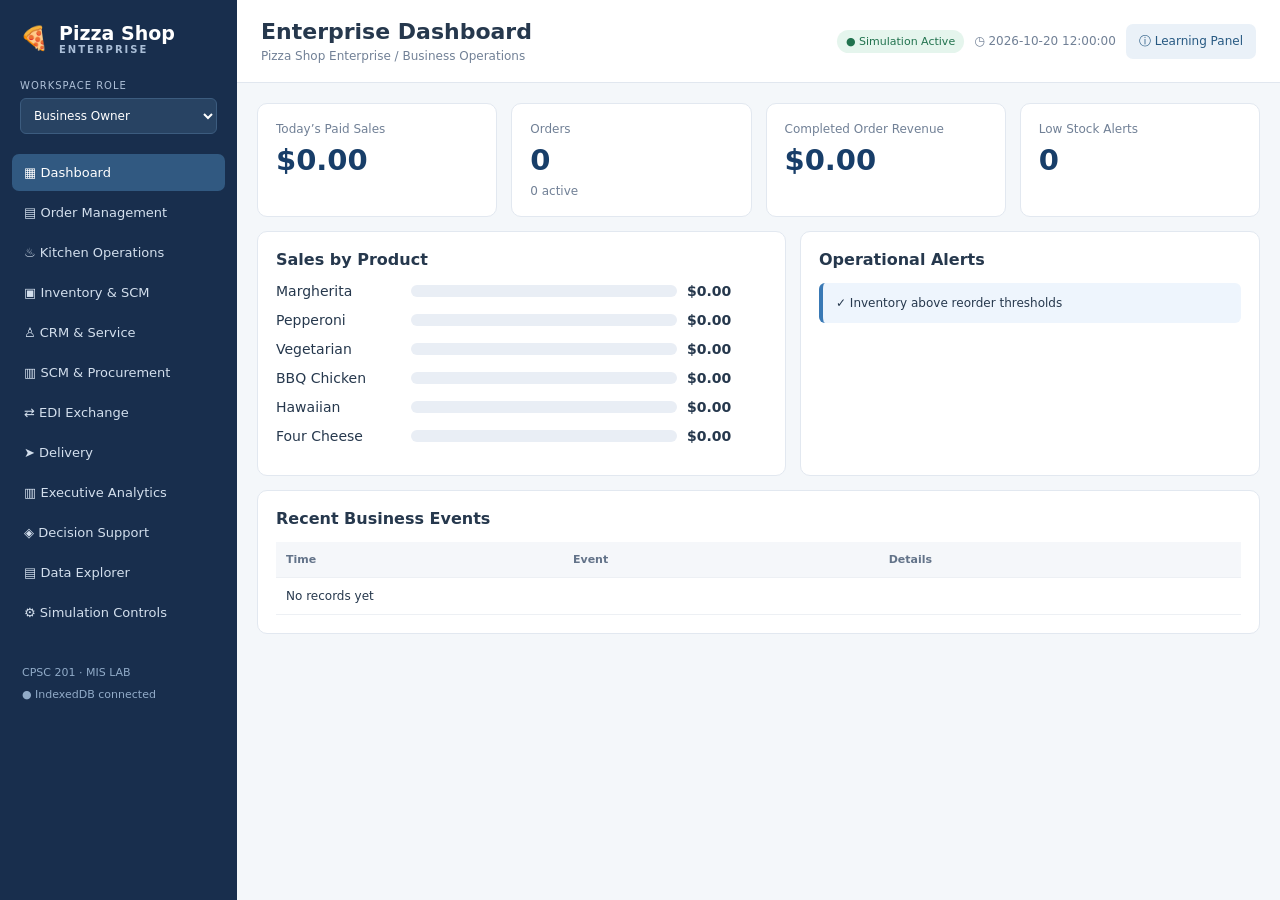
<file: index.html>
<!doctype html><html lang="en"><head><meta charset="utf-8"><meta name="viewport" content="width=device-width,initial-scale=1"><title>Pizza Shop Enterprise</title><link rel="stylesheet" href="styles.css"></head><body><div class="shell"><aside class="sidebar"><div class="brand">🍕 <span>Pizza Shop<small>ENTERPRISE</small></span></div><label class="rolelabel">WORKSPACE ROLE<select id="role"><option value="owner">Business Owner</option><option value="operations">Operations Employee</option><option value="service">Customer Service</option><option value="procurement">Procurement Manager</option></select></label><nav id="nav"></nav><div class="sidebarfoot">CPSC 201 · MIS LAB<br><span id="dbstatus">Connecting…</span></div></aside><main><header><div><h1 id="pageTitle">Enterprise Dashboard</h1><p>Pizza Shop Enterprise / Business Operations</p></div><div class="headright"><span class="badge success">● Simulation Active</span><span id="clock"></span><button id="helpBtn" class="subtle">ⓘ Learning Panel</button></div></header><div id="help" hidden></div><div id="app"></div></main></div><div id="toast" role="status" aria-live="polite"></div><script src="app.js"></script></body></html>
</file>
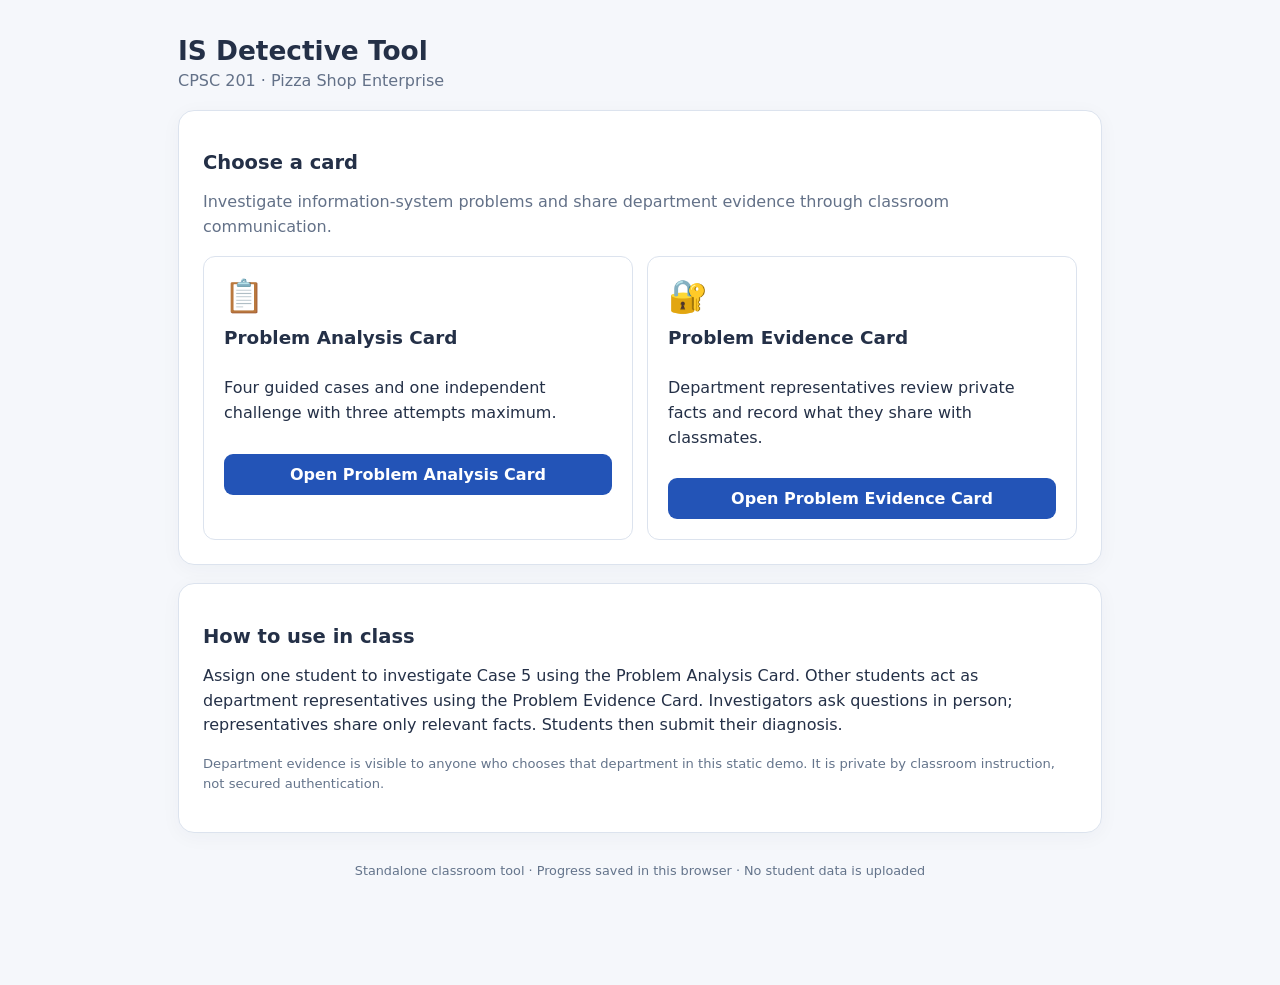
<file: IS-Detective-Tool/index.html>
<!doctype html><html lang="en"><head><meta charset="utf-8"><meta name="viewport" content="width=device-width,initial-scale=1"><title>IS Detective | CPSC 201</title><link rel="stylesheet" href="style.css"></head><body><div id="app"></div><script src="app.js" defer></script></body></html>
</file>
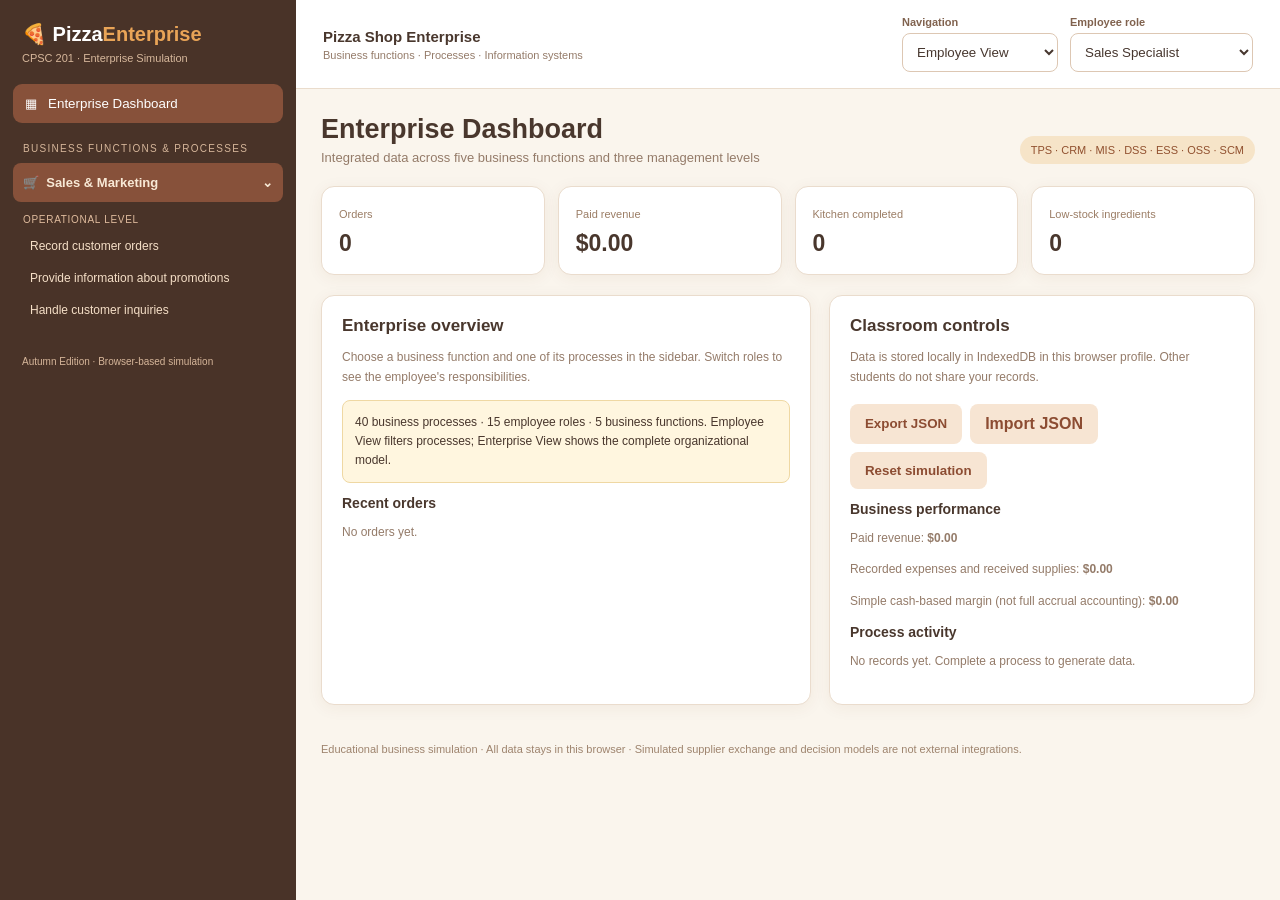
<file: v2/index.html>
<!doctype html><html lang="en"><head><meta charset="utf-8"><meta name="viewport" content="width=device-width,initial-scale=1"><meta name="theme-color" content="#493328"><title>Pizza Shop Enterprise | CPSC 201</title><link rel="stylesheet" href="styles.css"></head><body><div class="shell"><aside id="sidebar"><div class="brand">🍕 Pizza<span>Enterprise</span></div><div class="aside-note">CPSC 201 · Enterprise Simulation</div><button class="home-link" id="homeBtn">▦ &nbsp; Enterprise Dashboard</button><div class="navlabel">BUSINESS FUNCTIONS & PROCESSES</div><nav id="navigation" aria-label="Business functions"></nav><div class="aside-foot">Autumn Edition · Browser-based simulation</div></aside><main><header class="top"><div><strong id="topTitle">Pizza Shop Enterprise</strong><div class="top-sub">Business functions · Processes · Information systems</div></div><div class="controls"><label>Navigation <select id="viewMode"><option value="employee">Employee View</option><option value="enterprise">Enterprise View</option></select></label><label>Employee role <select id="roleSelect"></select></label></div></header><div class="content"><div id="alert" role="status" aria-live="polite"></div><div class="page-head"><div><h1 id="pageTitle">Enterprise Dashboard</h1><p id="pageSub">Live records from your browser's IndexedDB database</p></div><div class="pill" id="systemPill">Integrated MIS</div></div><div class="metrics" id="metrics"></div><div id="workspace"></div><footer>Educational business simulation · All data stays in this browser · Simulated supplier exchange and decision models are not external integrations.</footer></div></main></div><script src="app.js" defer></script></body></html>
</file>
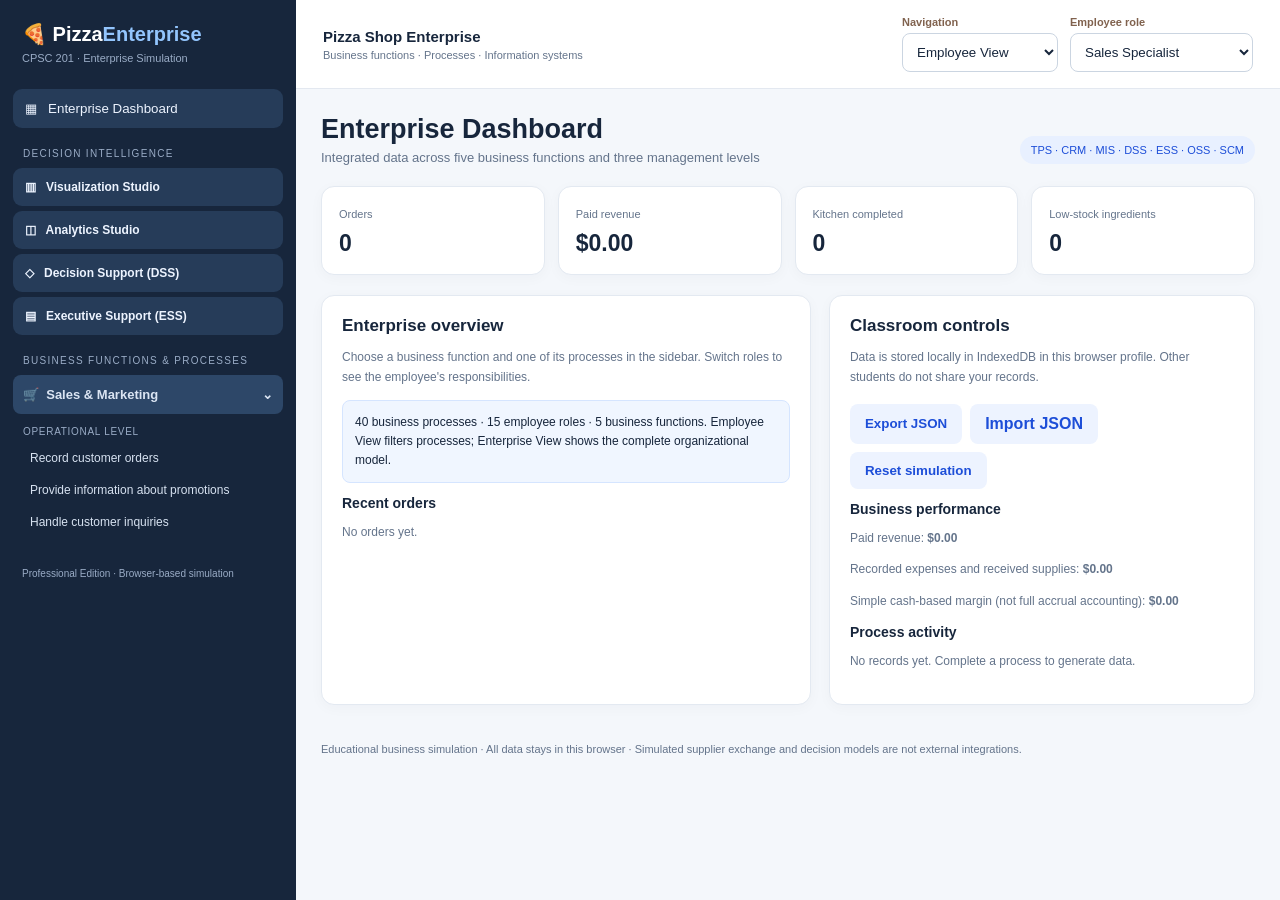
<file: v4/index.html>
<!doctype html><html lang="en"><head><meta charset="utf-8"><meta name="viewport" content="width=device-width,initial-scale=1"><meta name="theme-color" content="#17263C"><title>Pizza Shop Enterprise | CPSC 201</title><link rel="stylesheet" href="styles.css"></head><body><div class="shell"><aside id="sidebar"><div class="brand">🍕 Pizza<span>Enterprise</span></div><div class="aside-note">CPSC 201 · Enterprise Simulation</div><button class="home-link" id="homeBtn">▦ &nbsp; Enterprise Dashboard</button><div class="navlabel">DECISION INTELLIGENCE</div><button class="home-link extra-nav" id="visualBtn">▥ &nbsp; Visualization Studio</button><button class="home-link extra-nav" id="analyticsBtn">◫ &nbsp; Analytics Studio</button><button class="home-link extra-nav" id="dssBtn">◇ &nbsp; Decision Support (DSS)</button><button class="home-link extra-nav" id="essBtn">▤ &nbsp; Executive Support (ESS)</button><div class="navlabel">BUSINESS FUNCTIONS & PROCESSES</div><nav id="navigation" aria-label="Business functions"></nav><div class="aside-foot">Professional Edition · Browser-based simulation</div></aside><main><header class="top"><div><strong id="topTitle">Pizza Shop Enterprise</strong><div class="top-sub">Business functions · Processes · Information systems</div></div><div class="controls"><label>Navigation <select id="viewMode"><option value="employee">Employee View</option><option value="enterprise">Enterprise View</option></select></label><label>Employee role <select id="roleSelect"></select></label></div></header><div class="content"><div id="alert" role="status" aria-live="polite"></div><div class="page-head"><div><h1 id="pageTitle">Enterprise Dashboard</h1><p id="pageSub">Live records from your browser's IndexedDB database</p></div><div class="pill" id="systemPill">Integrated MIS</div></div><div class="metrics" id="metrics"></div><div id="workspace"></div><footer>Educational business simulation · All data stays in this browser · Simulated supplier exchange and decision models are not external integrations.</footer></div></main></div><script src="app.js" defer></script></body></html>
</file>
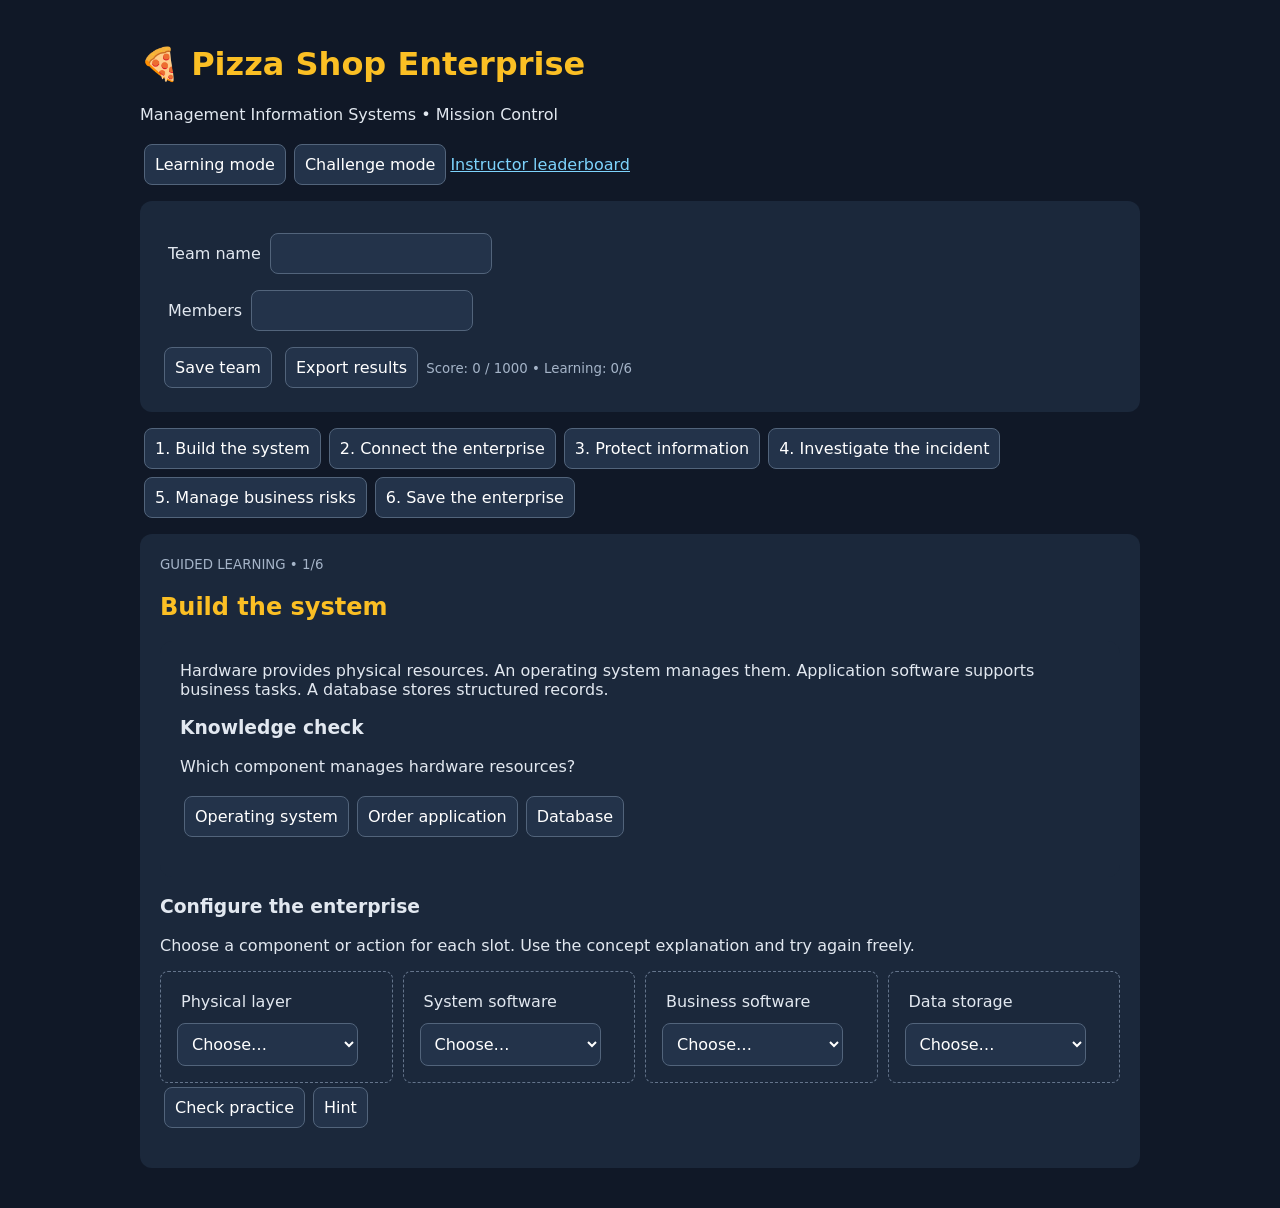
<file: v81/index.html>
<!doctype html><html lang="en"><meta charset="utf-8"><meta name="viewport" content="width=device-width,initial-scale=1"><title>Pizza Shop MIS Challenge</title><style>body{background:#101827;color:#e2e8f0;font:16px system-ui;margin:0}main{max-width:1000px;margin:auto;padding:24px}button,input,select{font:inherit;padding:10px;border-radius:8px;border:1px solid #52647b;background:#23334a;color:white;margin:4px}button{cursor:pointer}button:hover{background:#345477}button:disabled{opacity:.5;cursor:default}section,article{background:#1b283b;padding:20px;border-radius:12px;margin:12px 0}h1,h2{color:#fbbf24}nav{display:flex;flex-wrap:wrap}label{display:block;margin:8px}small{color:#a5b4c8}.good{color:#86efac}.bad{color:#fca5a5}.grid{display:grid;grid-template-columns:repeat(auto-fit,minmax(220px,1fr));gap:10px}.slot{border:1px dashed #64748b;padding:12px;border-radius:8px;min-height:50px}a{color:#7dd3fc}</style><main><h1>🍕 Pizza Shop Enterprise</h1><p>Management Information Systems • Mission Control</p><button onclick="mode('learn')">Learning mode</button><button onclick="mode('challenge')">Challenge mode</button><a href="leaderboard.html">Instructor leaderboard</a><section id="team"></section><nav id="nav"></nav><section id="work"></section><p id="status" aria-live="polite"></p></main><script src="app.js"></script></html>
</file>
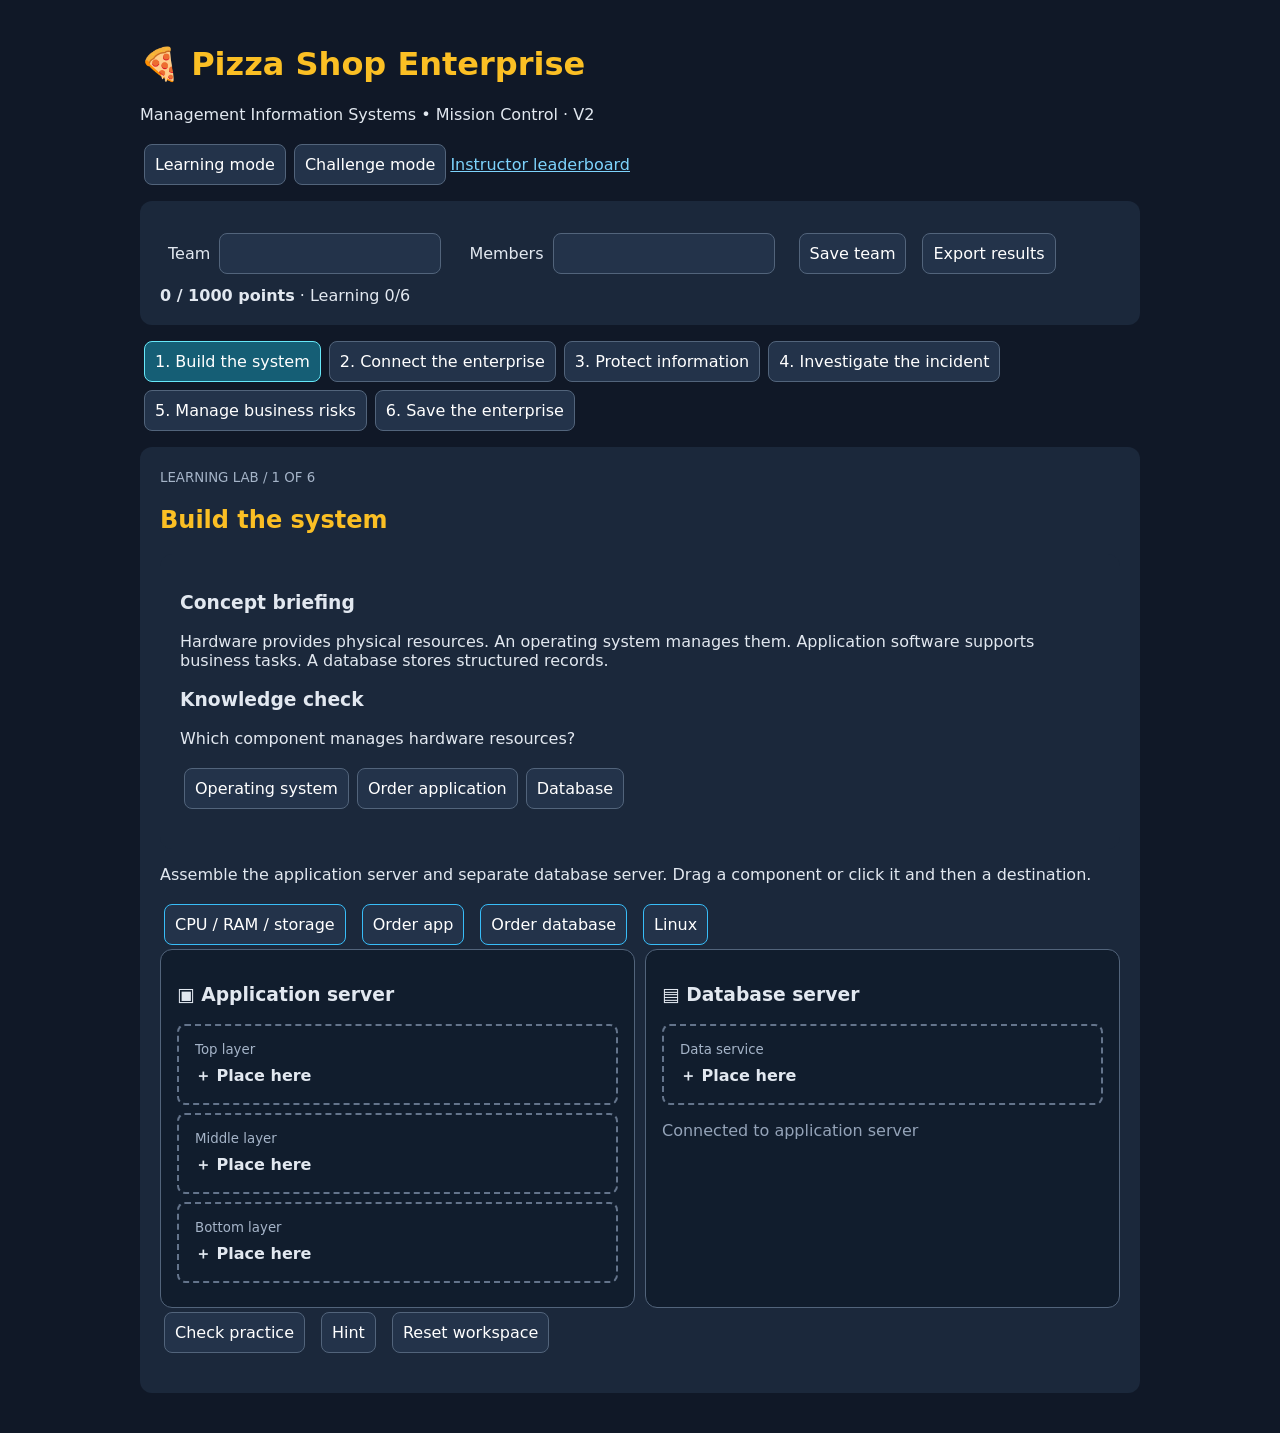
<file: v82/index.html>
<!doctype html><html lang="en"><meta charset="utf-8"><meta name="viewport" content="width=device-width,initial-scale=1"><title>Pizza Shop MIS Challenge</title><style>body{background:#101827;color:#e2e8f0;font:16px system-ui;margin:0}main{max-width:1000px;margin:auto;padding:24px}button,input,select{font:inherit;padding:10px;border-radius:8px;border:1px solid #52647b;background:#23334a;color:white;margin:4px}button{cursor:pointer}button:hover{background:#345477}button:disabled{opacity:.5;cursor:default}section,article{background:#1b283b;padding:20px;border-radius:12px;margin:12px 0}h1,h2{color:#fbbf24}nav{display:flex;flex-wrap:wrap}label{display:block;margin:8px}small{color:#a5b4c8}.good{color:#86efac}.bad{color:#fca5a5}.grid{display:grid;grid-template-columns:repeat(auto-fit,minmax(220px,1fr));gap:10px}.slot{border:1px dashed #64748b;padding:12px;border-radius:8px;min-height:50px}a{color:#7dd3fc} .toolbar,.tray{display:flex;flex-wrap:wrap;align-items:center;gap:8px}.tile{border:1px solid #38bdf8;cursor:grab}.active,.on{background:#155e75!important;border-color:#67e8f9!important}.machine{border:1px solid #52647b;background:#111d2d;padding:16px;border-radius:12px}.drop{border:2px dashed #64748b;border-radius:8px;padding:16px;margin:8px 0;cursor:pointer;display:grid;gap:8px;min-height:45px}.drop:hover{border-color:#38bdf8}.network{background:#0c1422;border:1px solid #334155;border-radius:12px}.network svg{width:100%;display:block}.scroll{overflow:auto}table{border-collapse:collapse;width:100%}th,td{padding:8px;border-bottom:1px solid #52647b;text-align:center}.matrix{display:grid;grid-template-columns:repeat(4,minmax(0,1fr));gap:5px;align-items:center;margin:16px 0}.riskcell{min-height:65px;padding:8px;border-radius:6px;cursor:pointer;display:grid;gap:4px}.riskhigh{background:#78353a}.riskmed{background:#78551d}.risklow{background:#145747}.timeline{display:grid;gap:8px}.timeline div{background:#243a52;padding:12px;border-left:4px solid #38bdf8}.muted{color:#94a3b8}button:focus-visible,[tabindex]:focus-visible{outline:3px solid #fbbf24} </style><main><h1>🍕 Pizza Shop Enterprise</h1><p>Management Information Systems • Mission Control · V2</p><button onclick="mode('learn')">Learning mode</button><button onclick="mode('challenge')">Challenge mode</button><a href="leaderboard.html">Instructor leaderboard</a><section id="team"></section><nav id="nav"></nav><section id="work"></section><p id="status" aria-live="polite"></p></main><script src="app.js"></script></html>
</file>
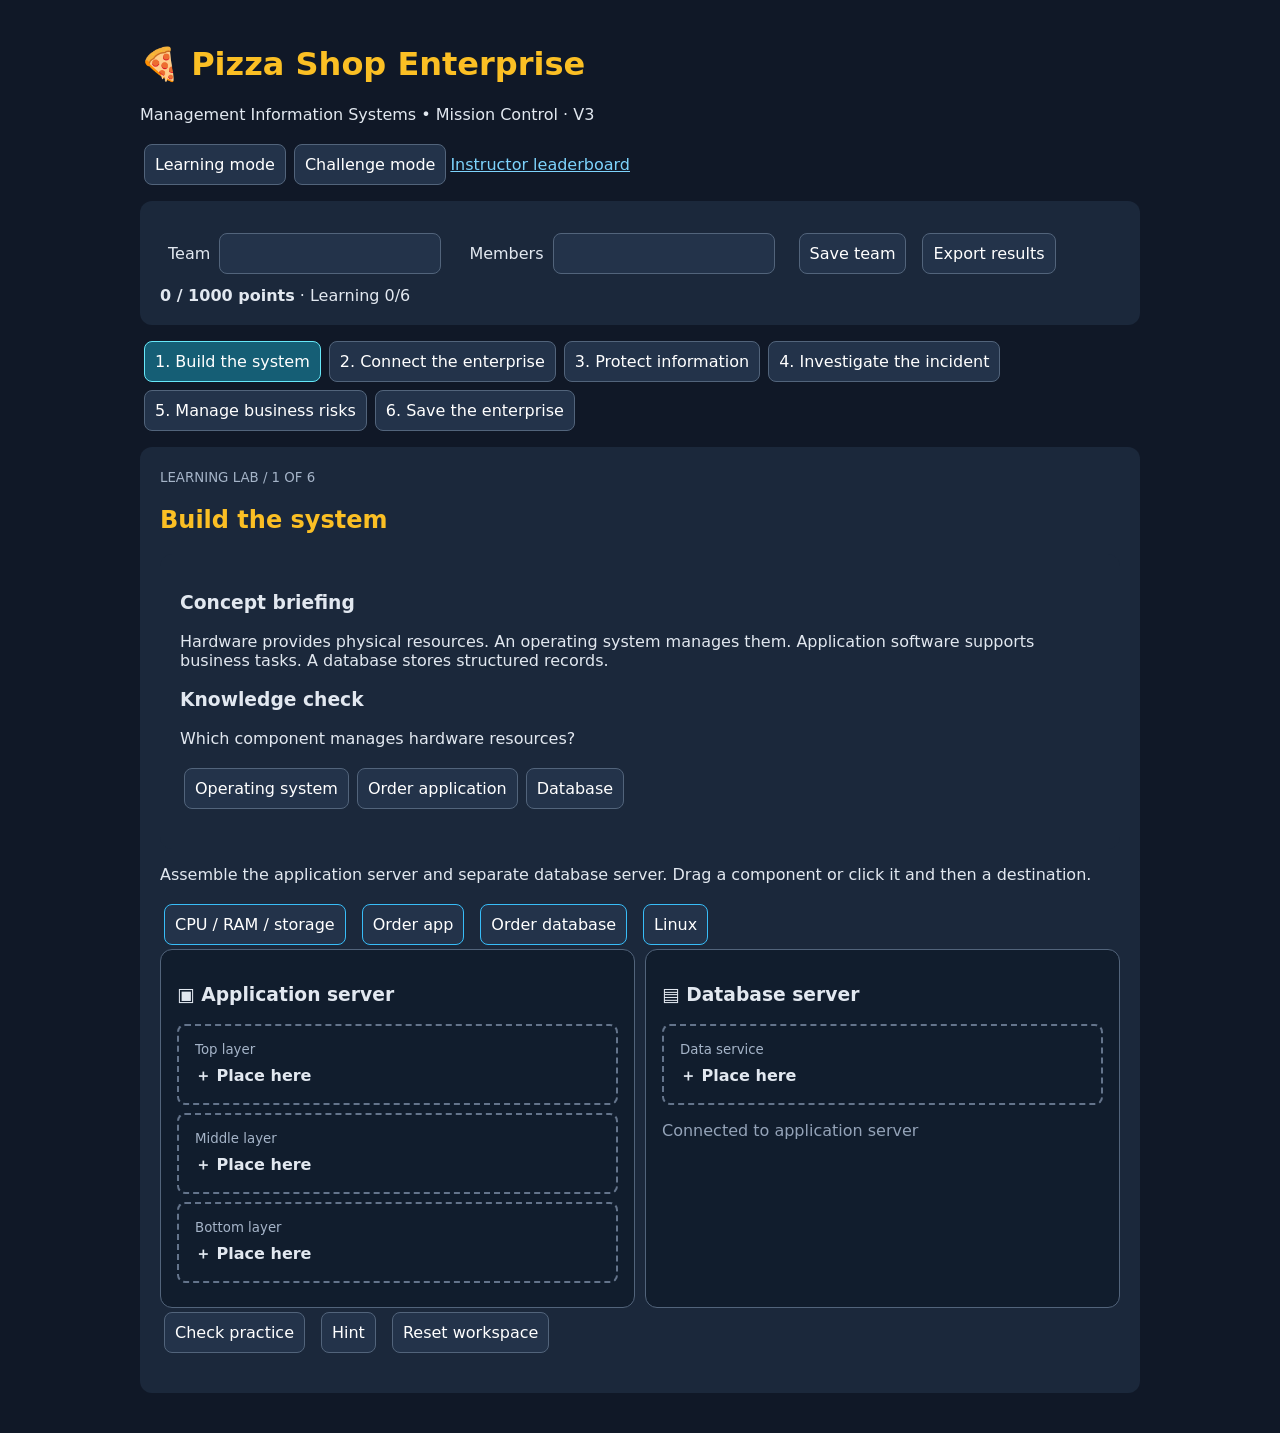
<file: v83/index.html>
<!doctype html><html lang="en"><meta charset="utf-8"><meta name="viewport" content="width=device-width,initial-scale=1"><title>Pizza Shop MIS Challenge</title><style>body{background:#101827;color:#e2e8f0;font:16px system-ui;margin:0}main{max-width:1000px;margin:auto;padding:24px}button,input,select{font:inherit;padding:10px;border-radius:8px;border:1px solid #52647b;background:#23334a;color:white;margin:4px}button{cursor:pointer}button:hover{background:#345477}button:disabled{opacity:.5;cursor:default}section,article{background:#1b283b;padding:20px;border-radius:12px;margin:12px 0}h1,h2{color:#fbbf24}nav{display:flex;flex-wrap:wrap}label{display:block;margin:8px}small{color:#a5b4c8}.good{color:#86efac}.bad{color:#fca5a5}.grid{display:grid;grid-template-columns:repeat(auto-fit,minmax(220px,1fr));gap:10px}.slot{border:1px dashed #64748b;padding:12px;border-radius:8px;min-height:50px}a{color:#7dd3fc} .toolbar,.tray{display:flex;flex-wrap:wrap;align-items:center;gap:8px}.tile{border:1px solid #38bdf8;cursor:grab}.active,.on{background:#155e75!important;border-color:#67e8f9!important}.machine{border:1px solid #52647b;background:#111d2d;padding:16px;border-radius:12px}.drop{border:2px dashed #64748b;border-radius:8px;padding:16px;margin:8px 0;cursor:pointer;display:grid;gap:8px;min-height:45px}.drop:hover{border-color:#38bdf8}.network{background:#0c1422;border:1px solid #334155;border-radius:12px}.network svg{width:100%;display:block}.scroll{overflow:auto}table{border-collapse:collapse;width:100%}th,td{padding:8px;border-bottom:1px solid #52647b;text-align:center}.matrix{display:grid;grid-template-columns:repeat(4,minmax(0,1fr));gap:5px;align-items:center;margin:16px 0}.riskcell{min-height:65px;padding:8px;border-radius:6px;cursor:pointer;display:grid;gap:4px}.riskhigh{background:#78353a}.riskmed{background:#78551d}.risklow{background:#145747}.timeline{display:grid;gap:8px}.timeline div{background:#243a52;padding:12px;border-left:4px solid #38bdf8}.muted{color:#94a3b8}button:focus-visible,[tabindex]:focus-visible{outline:3px solid #fbbf24} </style><main><h1>🍕 Pizza Shop Enterprise</h1><p>Management Information Systems • Mission Control · V3</p><button onclick="mode('learn')">Learning mode</button><button onclick="mode('challenge')">Challenge mode</button><a href="leaderboard.html">Instructor leaderboard</a><section id="team"></section><nav id="nav"></nav><section id="work"></section><p id="status" aria-live="polite"></p></main><script src="app.js"></script></html>
</file>
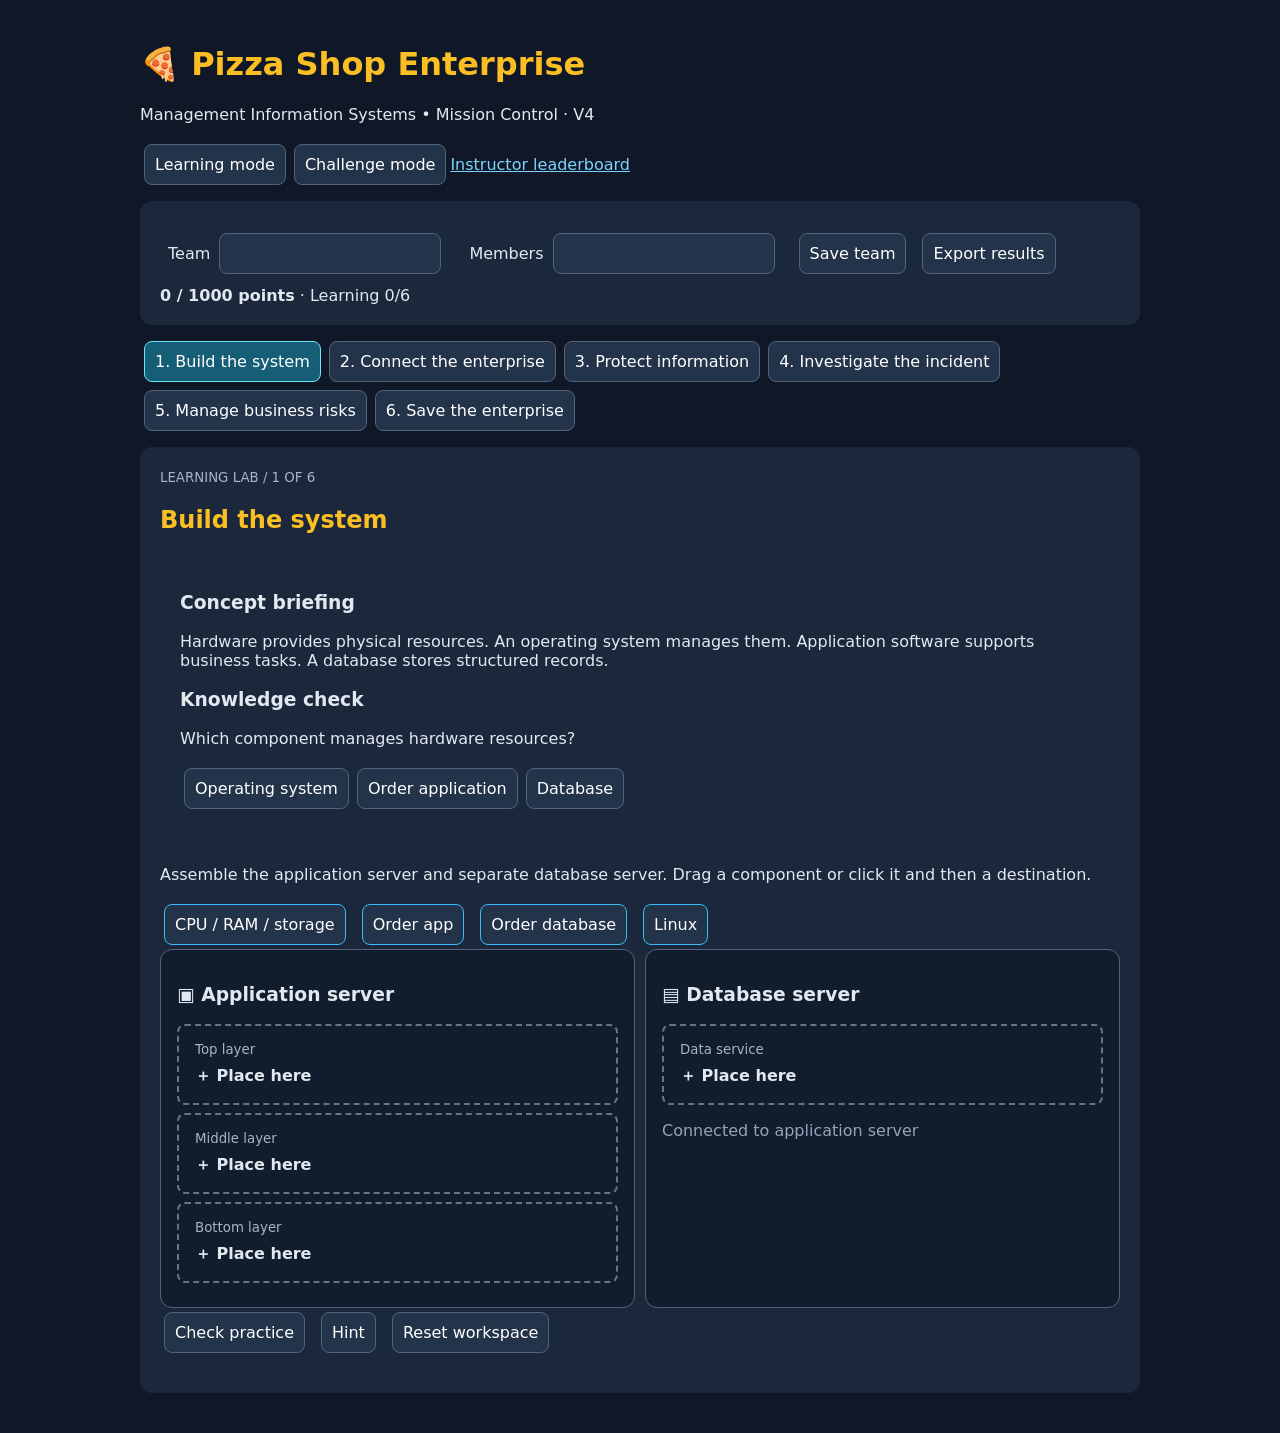
<file: v84/index.html>
<!doctype html><html lang="en"><meta charset="utf-8"><meta name="viewport" content="width=device-width,initial-scale=1"><title>Pizza Shop MIS Challenge</title><style>body{background:#101827;color:#e2e8f0;font:16px system-ui;margin:0}main{max-width:1000px;margin:auto;padding:24px}button,input,select{font:inherit;padding:10px;border-radius:8px;border:1px solid #52647b;background:#23334a;color:white;margin:4px}button{cursor:pointer}button:hover{background:#345477}button:disabled{opacity:.5;cursor:default}section,article{background:#1b283b;padding:20px;border-radius:12px;margin:12px 0}h1,h2{color:#fbbf24}nav{display:flex;flex-wrap:wrap}label{display:block;margin:8px}small{color:#a5b4c8}.good{color:#86efac}.bad{color:#fca5a5}.grid{display:grid;grid-template-columns:repeat(auto-fit,minmax(220px,1fr));gap:10px}.slot{border:1px dashed #64748b;padding:12px;border-radius:8px;min-height:50px}a{color:#7dd3fc} .toolbar,.tray{display:flex;flex-wrap:wrap;align-items:center;gap:8px}.tile{border:1px solid #38bdf8;cursor:grab}.active,.on{background:#155e75!important;border-color:#67e8f9!important}.machine{border:1px solid #52647b;background:#111d2d;padding:16px;border-radius:12px}.drop{border:2px dashed #64748b;border-radius:8px;padding:16px;margin:8px 0;cursor:pointer;display:grid;gap:8px;min-height:45px}.drop:hover{border-color:#38bdf8}.network{background:#0c1422;border:1px solid #334155;border-radius:12px}.network svg{width:100%;display:block}.scroll{overflow:auto}table{border-collapse:collapse;width:100%}th,td{padding:8px;border-bottom:1px solid #52647b;text-align:center}.matrix{display:grid;grid-template-columns:repeat(4,minmax(0,1fr));gap:5px;align-items:center;margin:16px 0}.riskcell{min-height:65px;padding:8px;border-radius:6px;cursor:pointer;display:grid;gap:4px}.riskhigh{background:#78353a}.riskmed{background:#78551d}.risklow{background:#145747}.timeline{display:grid;gap:8px}.timeline div{background:#243a52;padding:12px;border-left:4px solid #38bdf8}.muted{color:#94a3b8}button:focus-visible,[tabindex]:focus-visible{outline:3px solid #fbbf24} </style><main><h1>🍕 Pizza Shop Enterprise</h1><p>Management Information Systems • Mission Control · V4</p><button onclick="mode('learn')">Learning mode</button><button onclick="mode('challenge')">Challenge mode</button><a href="leaderboard.html">Instructor leaderboard</a><section id="team"></section><nav id="nav"></nav><section id="work"></section><p id="status" aria-live="polite"></p></main><script src="app.js"></script></html>
</file>
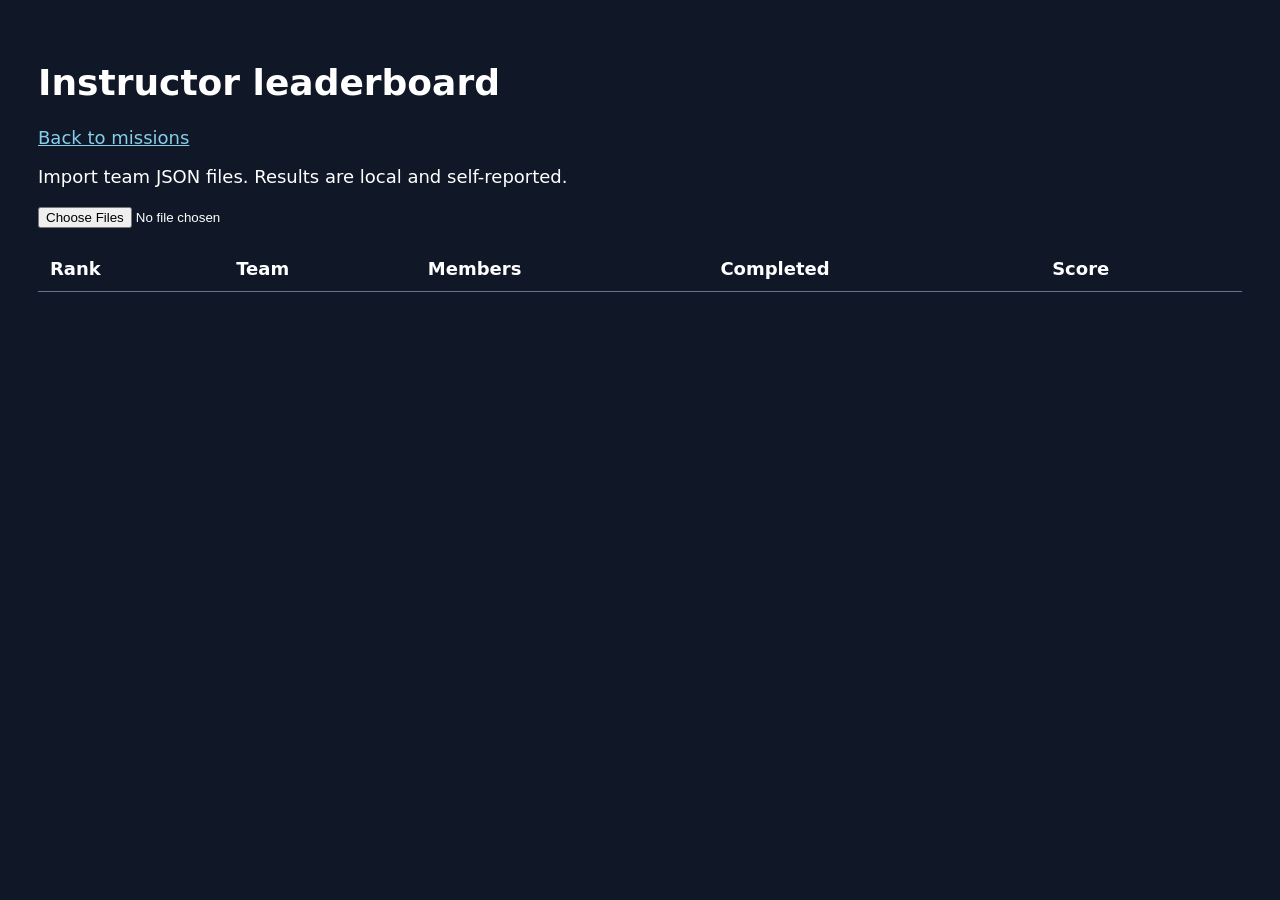
<file: v81/leaderboard.html>
<!doctype html><meta charset="utf-8"><title>MIS Leaderboard</title><style>body{background:#101827;color:white;font:18px system-ui;padding:30px}table{border-collapse:collapse;width:100%}td,th{padding:12px;border-bottom:1px solid #64748b;text-align:left}a{color:skyblue}</style><h1>Instructor leaderboard</h1><a href="index.html">Back to missions</a><p>Import team JSON files. Results are local and self-reported.</p><input type="file" multiple accept=".json" id="files"><p id="errors"></p><table><thead><tr><th>Rank</th><th>Team</th><th>Members</th><th>Completed</th><th>Score</th></tr></thead><tbody id="rows"></tbody></table><script>const teams=new Map();document.getElementById('files').onchange=async e=>{let errors=[];for(const f of e.target.files){try{let d=JSON.parse(await f.text()),caps=[150,150,150,150,200,200];if(d.version!==1||typeof d.team!=='string'||!d.team.trim()||!d.scores||Object.entries(d.scores).some(([k,v])=>! /^[0-5]$/.test(k)||!Number.isInteger(v)||v<0||v>caps[+k]))throw Error();teams.set(d.team,{...d,total:Object.values(d.scores).reduce((a,b)=>a+b,0)})}catch{errors.push(f.name)}}document.getElementById('errors').textContent=errors.length?'Invalid files: '+errors.join(', '):'';let b=document.getElementById('rows');b.replaceChildren();let last=-1,rank=0;[...teams.values()].sort((a,b)=>b.total-a.total).forEach((d,i)=>{if(d.total!==last)rank=i+1;last=d.total;let r=b.insertRow();[rank,d.team,d.members||'',Object.keys(d.scores).length+'/6',d.total].forEach(v=>r.insertCell().textContent=v)})}</script>
</file>
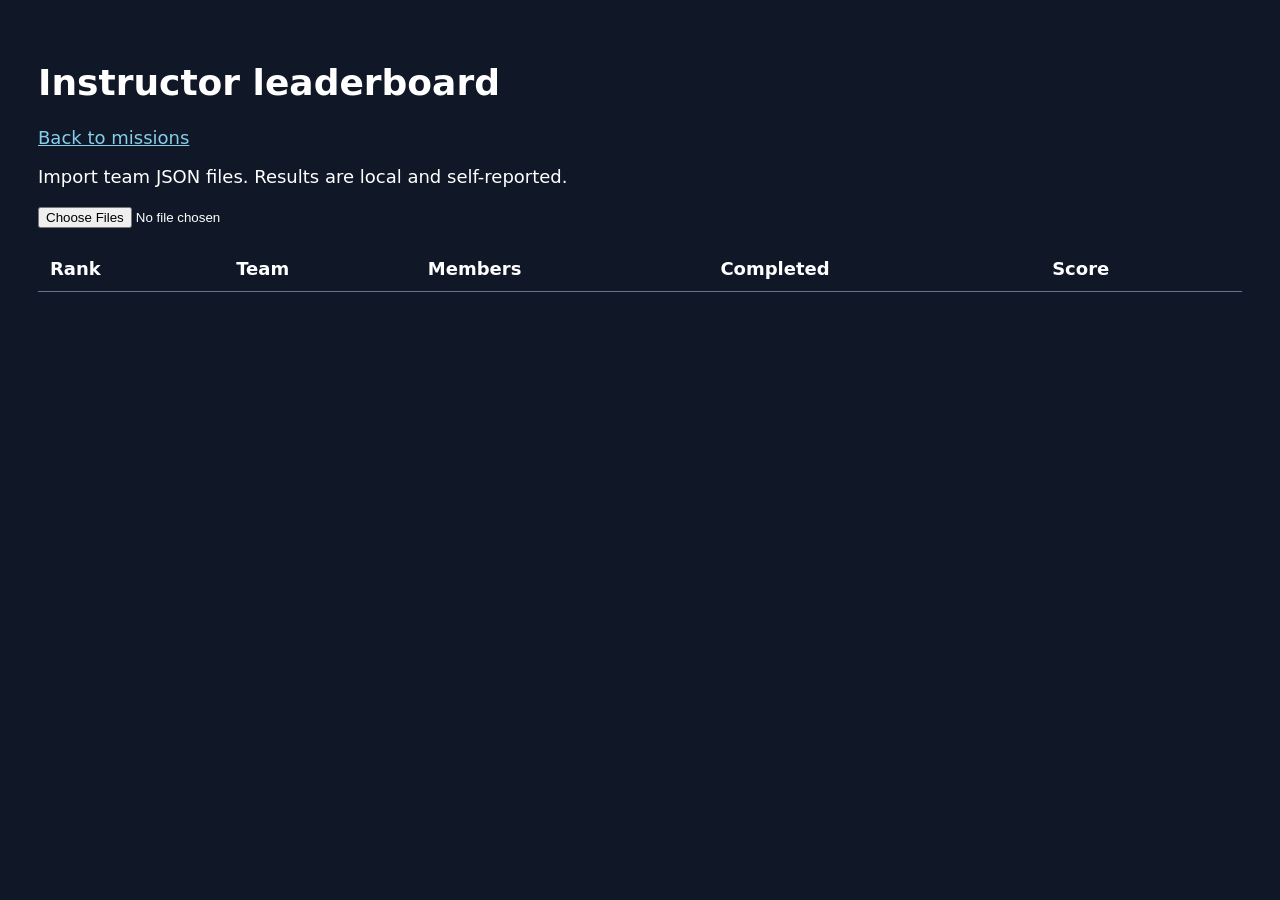
<file: v82/leaderboard.html>
<!doctype html><meta charset="utf-8"><title>MIS Leaderboard</title><style>body{background:#101827;color:white;font:18px system-ui;padding:30px}table{border-collapse:collapse;width:100%}td,th{padding:12px;border-bottom:1px solid #64748b;text-align:left}a{color:skyblue}</style><h1>Instructor leaderboard</h1><a href="index.html">Back to missions</a><p>Import team JSON files. Results are local and self-reported.</p><input type="file" multiple accept=".json" id="files"><p id="errors"></p><table><thead><tr><th>Rank</th><th>Team</th><th>Members</th><th>Completed</th><th>Score</th></tr></thead><tbody id="rows"></tbody></table><script>const teams=new Map();document.getElementById('files').onchange=async e=>{let errors=[];for(const f of e.target.files){try{let d=JSON.parse(await f.text()),caps=[150,150,150,150,200,200];if(d.version!==2||typeof d.team!=='string'||!d.team.trim()||!d.scores||Object.entries(d.scores).some(([k,v])=>! /^[0-5]$/.test(k)||!Number.isInteger(v)||v<0||v>caps[+k]))throw Error();teams.set(d.team,{...d,total:Object.values(d.scores).reduce((a,b)=>a+b,0)})}catch{errors.push(f.name)}}document.getElementById('errors').textContent=errors.length?'Invalid files: '+errors.join(', '):'';let b=document.getElementById('rows');b.replaceChildren();let last=-1,rank=0;[...teams.values()].sort((a,b)=>b.total-a.total).forEach((d,i)=>{if(d.total!==last)rank=i+1;last=d.total;let r=b.insertRow();[rank,d.team,d.members||'',Object.keys(d.scores).length+'/6',d.total].forEach(v=>r.insertCell().textContent=v)})}</script>
</file>
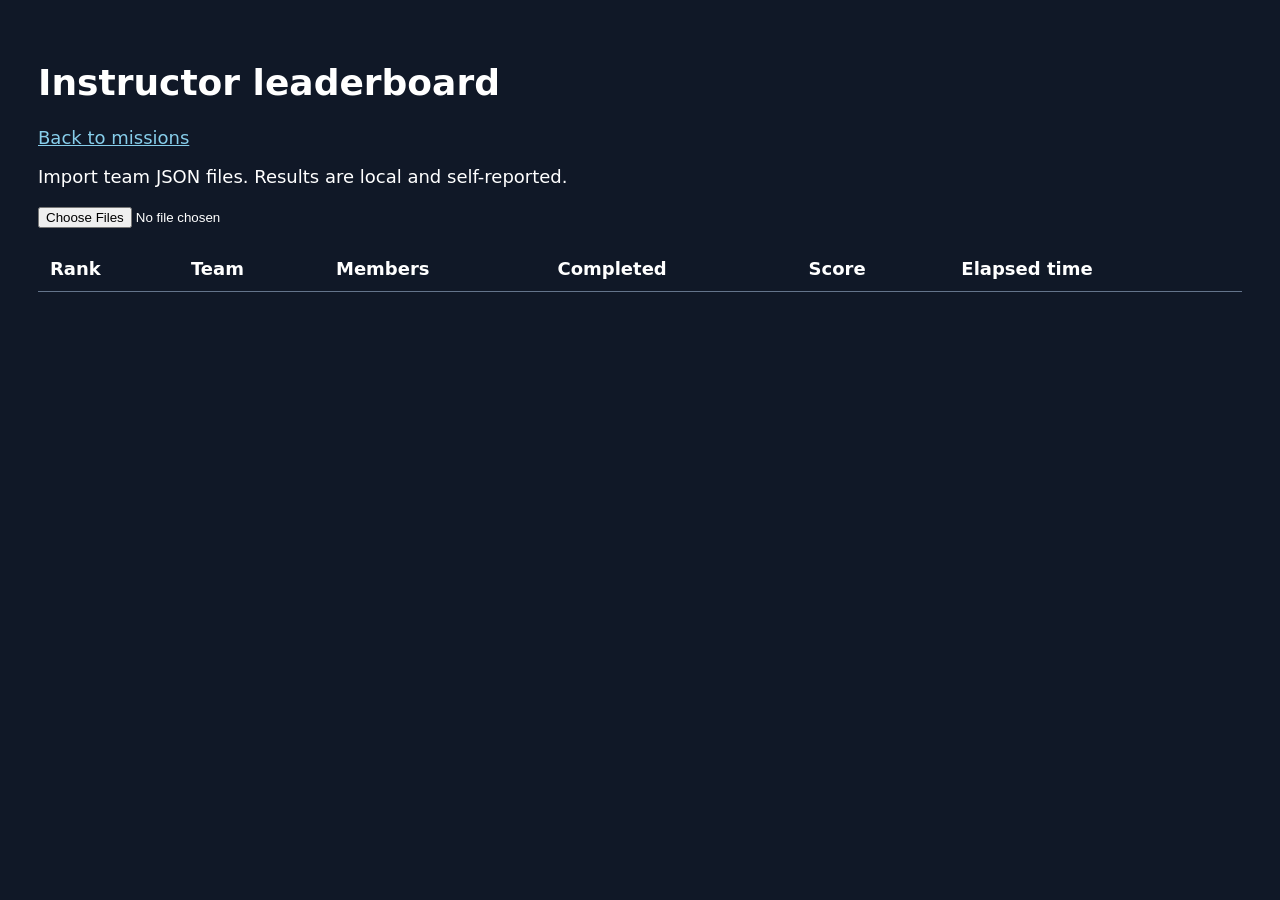
<file: v83/leaderboard.html>
<!doctype html><meta charset="utf-8"><title>MIS Leaderboard</title><style>body{background:#101827;color:white;font:18px system-ui;padding:30px}table{border-collapse:collapse;width:100%}td,th{padding:12px;border-bottom:1px solid #64748b;text-align:left}a{color:skyblue}</style><h1>Instructor leaderboard</h1><a href="index.html">Back to missions</a><p>Import team JSON files. Results are local and self-reported.</p><input type="file" multiple accept=".json" id="files"><p id="errors"></p><table><thead><tr><th>Rank</th><th>Team</th><th>Members</th><th>Completed</th><th>Score</th><th>Elapsed time</th></tr></thead><tbody id="rows"></tbody></table><script>const teams=new Map();document.getElementById('files').onchange=async e=>{let errors=[];for(const f of e.target.files){try{let d=JSON.parse(await f.text()),caps=[150,150,150,150,200,200];if(d.version!==3||!Number.isSafeInteger(d.elapsedMs)||d.elapsedMs<0||Object.keys(d.scores||{}).length!==6||typeof d.team!=='string'||!d.team.trim()||!d.scores||Object.entries(d.scores).some(([k,v])=>! /^[0-5]$/.test(k)||!Number.isInteger(v)||v<0||v>caps[+k]))throw Error();teams.set(d.team,{...d,total:Object.values(d.scores).reduce((a,b)=>a+b,0)})}catch{errors.push(f.name)}}document.getElementById('errors').textContent=errors.length?'Invalid files: '+errors.join(', '):'';let b=document.getElementById('rows');b.replaceChildren();let last=-1,lastTime=-1,rank=0;[...teams.values()].sort((a,b)=>b.total-a.total||a.elapsedMs-b.elapsedMs).forEach((d,i)=>{if(d.total!==last||d.elapsedMs!==lastTime)rank=i+1;last=d.total;lastTime=d.elapsedMs;let r=b.insertRow();[rank,d.team,d.members||'',Object.keys(d.scores).length+'/6',d.total,Math.floor(d.elapsedMs/60000)+':'+String(Math.floor(d.elapsedMs/1000)%60).padStart(2,'0')+'.'+String(d.elapsedMs%1000).padStart(3,'0')].forEach(v=>r.insertCell().textContent=v)})}</script>
</file>
<file: styles.css>
:root{font:14px system-ui,-apple-system,Segoe UI,Arial,sans-serif;color:#26384d;background:#f4f7fa}*{box-sizing:border-box}body{margin:0}button,input,select,textarea{font:inherit}button{cursor:pointer;border:0;border-radius:7px;background:#2463a3;color:white;padding:9px 13px}button:hover{filter:brightness(.94)}button:disabled{opacity:.5;cursor:not-allowed}.subtle{background:#eaf1f8;color:#275982}.shell{display:flex;min-height:100vh}.sidebar{width:237px;flex-shrink:0;background:#182e4d;color:#dce6f2;padding:22px 12px;position:sticky;top:0;height:100vh;overflow:auto}.brand{display:flex;align-items:center;gap:10px;font-size:23px;font-weight:750;padding:0 8px 25px;color:white}.brand span{font-size:19px}.brand small{display:block;color:#aabed7;font-size:10px;letter-spacing:2px}.rolelabel{font-size:10px;letter-spacing:1px;color:#afc1d8;display:block;margin:0 8px 20px}.rolelabel select{width:100%;margin-top:7px;background:#284363;border:1px solid #3c5c7f;color:white;padding:9px;border-radius:6px;font-size:12px}.sidebar nav button{display:block;text-align:left;width:100%;background:transparent;color:#d3dfed;margin:3px 0;padding:11px 12px;font-size:13px}.sidebar nav button.active,.sidebar nav button:hover{background:#315981;color:white}.sidebarfoot{font-size:11px;color:#91abc8;padding:28px 10px;line-height:2}main{flex:1;min-width:0}header{background:white;border-bottom:1px solid #e1e7ef;padding:19px 24px;display:flex;justify-content:space-between;align-items:center;gap:12px;flex-wrap:wrap}h1{font-size:22px;margin:0}header p{font-size:12px;color:#718096;margin:5px 0 0}.headright{display:flex;align-items:center;gap:10px;flex-wrap:wrap;font-size:12px;color:#718096}#app{padding:20px;max-width:1500px;margin:auto}.stats{display:grid;grid-template-columns:repeat(4,minmax(0,1fr));gap:14px}.two{display:grid;grid-template-columns:1.15fr 1fr;gap:14px}.panel{background:white;border:1px solid #e2e8f0;border-radius:10px;padding:18px;margin-bottom:14px;min-width:0}.panel h2{font-size:16px;margin:0 0 14px}.muted{color:#718096;font-size:12px}.metric{font-size:29px;font-weight:750;color:#183e69;margin:7px 0}.badge{display:inline-block;padding:5px 9px;background:#e8f1fb;color:#245d96;border-radius:20px;font-size:11px;white-space:nowrap}.badge.success{background:#e5f5ed;color:#21724e}.badge.warn{background:#fff1df;color:#98601b}.toolbar{display:flex;gap:9px;align-items:center;flex-wrap:wrap;margin:10px 0}.formgrid{display:grid;grid-template-columns:repeat(3,minmax(0,1fr));gap:13px}.fieldlabel{display:block;font-size:12px;color:#637389}.fieldlabel input,.fieldlabel select,.fieldlabel textarea{display:block;margin-top:5px;width:100%;padding:10px;border:1px solid #d8e0e9;border-radius:6px;background:white;color:#26384d}.scroll{overflow-x:auto}table{width:100%;border-collapse:collapse;text-align:left;font-size:12px}th,td{padding:11px 10px;border-bottom:1px solid #edf0f4;white-space:nowrap}th{background:#f5f7fa;color:#637389;font-size:11px}td.wrap{white-space:normal}.bar{height:12px;background:#e9eef5;border-radius:6px;overflow:hidden}.bar span{display:block;background:#4689bd;height:100%}.chartrow{display:grid;grid-template-columns:125px 1fr 80px;gap:10px;align-items:center;margin:13px 0}.note{background:#eef5fd;border-left:4px solid #3979b5;padding:13px;border-radius:6px;margin:12px 0;font-size:12px}.note.warn{background:#fff5e9;border-color:#d59a43}#help{margin:16px 20px 0;background:#eaf3ff;padding:15px;border-left:4px solid #3979b5;border-radius:7px}#toast{position:fixed;bottom:20px;right:20px;background:#183b63;color:white;padding:13px 18px;border-radius:8px;display:none;z-index:10}pre{overflow:auto;background:#f4f7fb;padding:13px;border-radius:6px;font-size:12px;max-height:280px}.sectiongap{margin-top:14px}.danger{background:#b74444}@media(max-width:1000px){.stats{grid-template-columns:repeat(2,minmax(0,1fr))}.two{grid-template-columns:1fr}}@media(max-width:650px){.sidebar{width:74px;padding:16px 5px}.brand{padding:0 8px 18px}.brand span,.rolelabel,.sidebarfoot,.navlabel{display:none}.sidebar nav button{text-align:center;font-size:20px;padding:12px 4px}.navicon{font-size:20px}.formgrid{grid-template-columns:1fr}.stats{grid-template-columns:repeat(2,minmax(0,1fr))}#app{padding:10px}header{padding:14px}.metric{font-size:23px}.chartrow{grid-template-columns:80px 1fr 70px}}
</file>
<file: IS-Detective-Tool/style.css>
:root{font-family:Inter,system-ui,-apple-system,Segoe UI,sans-serif;color:#243047;background:#f5f7fb}*{box-sizing:border-box}body{margin:0}button,input,select,textarea{font:inherit}button{cursor:pointer;border:0;border-radius:9px;background:#2354b7;color:white;padding:11px 16px;font-weight:600}button:disabled{opacity:.5;cursor:not-allowed}.secondary{background:white;color:#29446b;border:1px solid #c9d3e3}.shell{max-width:960px;margin:35px auto;padding:0 18px 60px}.panel{background:white;border:1px solid #dce3ee;border-radius:16px;padding:24px;box-shadow:0 4px 20px #1b31500a;margin-bottom:18px}.sub{color:#637188}.muted{font-size:.86rem;color:#637188}.top{display:flex;justify-content:space-between;align-items:center;gap:12px;flex-wrap:wrap}.grid{display:grid;grid-template-columns:repeat(2,minmax(0,1fr));gap:14px}.three{grid-template-columns:repeat(3,minmax(0,1fr))}.field{display:flex;flex-direction:column;gap:6px;margin:12px 0}label{font-weight:600;font-size:.93rem}input,select,textarea{width:100%;border:1px solid #cbd5e1;border-radius:9px;background:#fff;padding:10px;color:#243047}textarea{min-height:90px;resize:vertical}.card-choice{padding:20px;border:1px solid #dce3ee;border-radius:12px;display:flex;flex-direction:column;gap:12px;min-height:180px}.card-choice h2{margin:0;font-size:1.15rem}.tag{background:#e9f0ff;color:#244c97;border-radius:100px;padding:5px 10px;font-size:.75rem;font-weight:700}.step{border-top:1px solid #e2e8f0;padding-top:16px;margin-top:16px}.step h3{font-size:1rem;margin:0 0 12px}.option{display:flex;align-items:flex-start;gap:9px;padding:7px 0}.option input{width:auto;margin-top:4px}.correct{color:#08784e;font-weight:600}.explanation{background:#edf8f2;border-radius:10px;padding:13px;margin-top:14px}.info{background:#eef4ff;border-radius:10px;padding:13px;margin:14px 0}.warning{background:#fff2e5;border-radius:10px;padding:13px;margin:14px 0}.score{font-size:2rem;font-weight:800}.bar{display:flex;gap:5px;margin:16px 0}.bar span{flex:1;height:6px;border-radius:10px;background:#e1e6ee}.bar span.active{background:#2354b7}.bar span.done{background:#168456}.actions{display:flex;justify-content:space-between;gap:10px;margin-top:20px}.record{border:1px solid #dce3ee;border-radius:10px;padding:13px;margin:10px 0}.record p{margin:6px 0}.smallbtn{padding:6px 10px;font-size:.8rem}.scoreboxes{display:grid;grid-template-columns:repeat(3,1fr);text-align:center;gap:8px}.scoreboxes>div{background:#f3f6fc;border-radius:9px;padding:10px}.scoreboxes strong{font-size:1.5rem;display:block}.hidden{display:none}.footer{text-align:center;font-size:.8rem;color:#64748b;padding:12px}.mono{font-family:ui-monospace,monospace;font-size:.82rem}.sectionhead{display:flex;align-items:center;justify-content:space-between;gap:12px}h1{font-size:1.65rem;margin:0 0 5px}h2{font-size:1.22rem}p{line-height:1.55}.note{font-size:.82rem;color:#64748b}@media(max-width:620px){.grid,.three{grid-template-columns:1fr}.panel{padding:17px}.shell{margin:15px auto}.actions{flex-wrap:wrap}}
</file>
<file: v2/styles.css>
:root{font-family:Inter,Segoe UI,Arial,sans-serif;color:#49372d;background:#faf5ed}*{box-sizing:border-box}body{margin:0}.shell{display:flex;min-height:100vh}aside{width:296px;background:#493328;color:#f8e9d6;padding:22px 13px;flex-shrink:0;max-height:100vh;overflow:auto;position:sticky;top:0}.brand{font-size:20px;font-weight:800;color:white;padding:0 9px}.brand span{color:#e9a457}.aside-note{font-size:11px;color:#d7b89c;padding:6px 9px 20px}.navlabel{font-size:10px;letter-spacing:1.3px;color:#d6b69a;margin:20px 10px 9px}.home-link{display:block;width:100%;text-align:left;border:0;background:#87513a;color:white;font:600 13px inherit;padding:12px;border-radius:9px;cursor:pointer}.dept{margin:5px 0}.dept summary{cursor:pointer;padding:12px 10px;border-radius:8px;font-size:13px;font-weight:650;list-style:none}.dept summary::-webkit-details-marker{display:none}.dept[open] summary,.dept summary:hover{background:#87513a}.dept summary:after{content:'⌄';float:right}.level{font-size:10px;color:#e0bc9e;text-transform:uppercase;letter-spacing:.7px;margin:12px 10px 5px}.process{display:block;width:100%;text-align:left;border:0;background:none;color:#f5dfc7;font-size:12px;line-height:1.35;padding:8px 8px 8px 17px;border-radius:7px;cursor:pointer}.process:hover{background:#704631}.process.active{background:#b8663b;color:white;font-weight:700}.aside-foot{font-size:10px;color:#d6b69a;padding:24px 9px}main{flex:1;min-width:0}.top{background:white;border-bottom:1px solid #eadccc;padding:16px 27px;display:flex;align-items:center;justify-content:space-between;gap:12px}.top strong{font-size:15px}.top-sub{font-size:11px;color:#947b69;margin-top:3px}.controls{display:flex;gap:12px;flex-wrap:wrap}.controls label{font-size:11px;color:#80624e;font-weight:700}.controls select{display:block;margin-top:5px;min-width:156px}.content{padding:25px;max-width:1550px;margin:auto}.page-head{display:flex;justify-content:space-between;align-items:center;gap:12px}.page-head h1{font-size:27px;margin:0 0 5px}.page-head p{font-size:13px;color:#947b69;margin:0 0 21px}.pill{font-size:11px;background:#f6e4c8;color:#91512f;padding:8px 11px;border-radius:30px;white-space:nowrap}.metrics{display:grid;grid-template-columns:repeat(4,minmax(0,1fr));gap:13px;margin-bottom:20px}.metric,.panel{background:#fff;border:1px solid #eadccd;border-radius:13px;box-shadow:0 3px 16px #6d3c2010}.metric{padding:17px}.metric small{color:#9b7d65;font-size:11px}.metric strong{display:block;font-size:23px;margin-top:8px}.grid{display:grid;grid-template-columns:minmax(300px,1.15fr) minmax(280px,1fr);gap:18px}.panel{padding:20px;margin-bottom:18px}.panel h2{font-size:17px;margin:0 0 7px}.panel h3{font-size:14px;margin:12px 0 7px}.panel p,.muted{font-size:12px;color:#947b69;line-height:1.65}.formgrid{display:grid;grid-template-columns:repeat(2,minmax(0,1fr));gap:13px}.field label{display:block;font-size:12px;font-weight:700;margin-bottom:6px}.field input,.field select,.field textarea,.controls select{width:100%;padding:10px;border:1px solid #ddc7b3;border-radius:8px;background:white;color:#47372f;font:13px inherit}.field textarea{min-height:80px;resize:vertical}.wide{grid-column:1/-1}.btn{border:0;background:#a64f2b;color:white;border-radius:8px;padding:11px 15px;font-weight:700;cursor:pointer}.btn:hover{filter:brightness(.94)}.btn.alt{background:#f7e5d3;color:#8c4c32}.btn.small{padding:7px 10px;font-size:11px}.actions{display:flex;flex-wrap:wrap;gap:8px;margin-top:16px}.tablewrap{overflow:auto}.mini{width:100%;border-collapse:collapse;font-size:12px}.mini td,.mini th{border-bottom:1px solid #ead8c7;padding:10px;text-align:left;vertical-align:top}.mini th{color:#8b6b57}.tabs{display:flex;gap:6px;flex-wrap:wrap;margin:12px 0}.tab{font-size:12px;border:1px solid #e8d3c0;background:#fffaf3;border-radius:8px;padding:9px 11px;cursor:pointer}.tab.selected{background:#a64f2b;color:white}.insight{background:#fffaf3;border-radius:9px;padding:15px;font-size:12px;line-height:1.65;min-height:120px;overflow:auto}.insight pre{font-size:11px;white-space:pre-wrap;word-break:break-word}.tag{background:#f6e4c8;color:#91512f;padding:4px 7px;border-radius:6px;font-size:11px}.success{background:#edf3e4;color:#476d3b;padding:12px;border-radius:8px;margin-bottom:14px;font-size:13px}.error{background:#fff0ed;color:#a33925;padding:12px;border-radius:8px;margin-bottom:14px;font-size:13px}.bar{height:14px;background:#f3e3d3;border-radius:7px;overflow:hidden;min-width:100px}.bar span{display:block;height:100%;background:#b8663b}.kpi{font-weight:700;color:#a64f2b}.actions-right{display:flex;gap:8px;flex-wrap:wrap}.hint{background:#fff6df;border:1px solid #efd8a3;padding:12px;border-radius:8px;font-size:12px;line-height:1.6}.footnote{font-size:11px;color:#947b69}footer{font-size:11px;color:#9e846e;padding:20px 0}button:focus-visible,select:focus-visible,input:focus-visible,textarea:focus-visible,summary:focus-visible{outline:3px solid #d99b48;outline-offset:2px}@media(max-width:1100px){.grid{grid-template-columns:1fr}.metrics{grid-template-columns:repeat(2,1fr)}}@media(max-width:760px){.shell{display:block}aside{position:relative;max-height:none;width:100%}.top{flex-wrap:wrap;padding:15px}.content{padding:15px}.page-head h1{font-size:22px}.formgrid{grid-template-columns:1fr}.metrics{gap:8px}.metric{padding:12px}}
</file>
<file: v4/styles.css>
:root{font-family:Inter,Segoe UI,Arial,sans-serif;color:#49372d;background:#faf5ed}*{box-sizing:border-box}body{margin:0}.shell{display:flex;min-height:100vh}aside{width:296px;background:#493328;color:#f8e9d6;padding:22px 13px;flex-shrink:0;max-height:100vh;overflow:auto;position:sticky;top:0}.brand{font-size:20px;font-weight:800;color:white;padding:0 9px}.brand span{color:#e9a457}.aside-note{font-size:11px;color:#d7b89c;padding:6px 9px 20px}.navlabel{font-size:10px;letter-spacing:1.3px;color:#d6b69a;margin:20px 10px 9px}.home-link{display:block;width:100%;text-align:left;border:0;background:#87513a;color:white;font:600 13px inherit;padding:12px;border-radius:9px;cursor:pointer}.dept{margin:5px 0}.dept summary{cursor:pointer;padding:12px 10px;border-radius:8px;font-size:13px;font-weight:650;list-style:none}.dept summary::-webkit-details-marker{display:none}.dept[open] summary,.dept summary:hover{background:#87513a}.dept summary:after{content:'⌄';float:right}.level{font-size:10px;color:#e0bc9e;text-transform:uppercase;letter-spacing:.7px;margin:12px 10px 5px}.process{display:block;width:100%;text-align:left;border:0;background:none;color:#f5dfc7;font-size:12px;line-height:1.35;padding:8px 8px 8px 17px;border-radius:7px;cursor:pointer}.process:hover{background:#704631}.process.active{background:#b8663b;color:white;font-weight:700}.aside-foot{font-size:10px;color:#d6b69a;padding:24px 9px}main{flex:1;min-width:0}.top{background:white;border-bottom:1px solid #eadccc;padding:16px 27px;display:flex;align-items:center;justify-content:space-between;gap:12px}.top strong{font-size:15px}.top-sub{font-size:11px;color:#947b69;margin-top:3px}.controls{display:flex;gap:12px;flex-wrap:wrap}.controls label{font-size:11px;color:#80624e;font-weight:700}.controls select{display:block;margin-top:5px;min-width:156px}.content{padding:25px;max-width:1550px;margin:auto}.page-head{display:flex;justify-content:space-between;align-items:center;gap:12px}.page-head h1{font-size:27px;margin:0 0 5px}.page-head p{font-size:13px;color:#947b69;margin:0 0 21px}.pill{font-size:11px;background:#f6e4c8;color:#91512f;padding:8px 11px;border-radius:30px;white-space:nowrap}.metrics{display:grid;grid-template-columns:repeat(4,minmax(0,1fr));gap:13px;margin-bottom:20px}.metric,.panel{background:#fff;border:1px solid #eadccd;border-radius:13px;box-shadow:0 3px 16px #6d3c2010}.metric{padding:17px}.metric small{color:#9b7d65;font-size:11px}.metric strong{display:block;font-size:23px;margin-top:8px}.grid{display:grid;grid-template-columns:minmax(300px,1.15fr) minmax(280px,1fr);gap:18px}.panel{padding:20px;margin-bottom:18px}.panel h2{font-size:17px;margin:0 0 7px}.panel h3{font-size:14px;margin:12px 0 7px}.panel p,.muted{font-size:12px;color:#947b69;line-height:1.65}.formgrid{display:grid;grid-template-columns:repeat(2,minmax(0,1fr));gap:13px}.field label{display:block;font-size:12px;font-weight:700;margin-bottom:6px}.field input,.field select,.field textarea,.controls select{width:100%;padding:10px;border:1px solid #ddc7b3;border-radius:8px;background:white;color:#47372f;font:13px inherit}.field textarea{min-height:80px;resize:vertical}.wide{grid-column:1/-1}.btn{border:0;background:#a64f2b;color:white;border-radius:8px;padding:11px 15px;font-weight:700;cursor:pointer}.btn:hover{filter:brightness(.94)}.btn.alt{background:#f7e5d3;color:#8c4c32}.btn.small{padding:7px 10px;font-size:11px}.actions{display:flex;flex-wrap:wrap;gap:8px;margin-top:16px}.tablewrap{overflow:auto}.mini{width:100%;border-collapse:collapse;font-size:12px}.mini td,.mini th{border-bottom:1px solid #ead8c7;padding:10px;text-align:left;vertical-align:top}.mini th{color:#8b6b57}.tabs{display:flex;gap:6px;flex-wrap:wrap;margin:12px 0}.tab{font-size:12px;border:1px solid #e8d3c0;background:#fffaf3;border-radius:8px;padding:9px 11px;cursor:pointer}.tab.selected{background:#a64f2b;color:white}.insight{background:#fffaf3;border-radius:9px;padding:15px;font-size:12px;line-height:1.65;min-height:120px;overflow:auto}.insight pre{font-size:11px;white-space:pre-wrap;word-break:break-word}.tag{background:#f6e4c8;color:#91512f;padding:4px 7px;border-radius:6px;font-size:11px}.success{background:#edf3e4;color:#476d3b;padding:12px;border-radius:8px;margin-bottom:14px;font-size:13px}.error{background:#fff0ed;color:#a33925;padding:12px;border-radius:8px;margin-bottom:14px;font-size:13px}.bar{height:14px;background:#f3e3d3;border-radius:7px;overflow:hidden;min-width:100px}.bar span{display:block;height:100%;background:#b8663b}.kpi{font-weight:700;color:#a64f2b}.actions-right{display:flex;gap:8px;flex-wrap:wrap}.hint{background:#fff6df;border:1px solid #efd8a3;padding:12px;border-radius:8px;font-size:12px;line-height:1.6}.footnote{font-size:11px;color:#947b69}footer{font-size:11px;color:#9e846e;padding:20px 0}button:focus-visible,select:focus-visible,input:focus-visible,textarea:focus-visible,summary:focus-visible{outline:3px solid #d99b48;outline-offset:2px}@media(max-width:1100px){.grid{grid-template-columns:1fr}.metrics{grid-template-columns:repeat(2,1fr)}}@media(max-width:760px){.shell{display:block}aside{position:relative;max-height:none;width:100%}.top{flex-wrap:wrap;padding:15px}.content{padding:15px}.page-head h1{font-size:22px}.formgrid{grid-template-columns:1fr}.metrics{gap:8px}.metric{padding:12px}}

/* Professional enterprise edition */
:root{color:#17263c;background:#f4f7fb}aside{background:#17263c;color:#dbe5f3}.brand span{color:#93c5fd}.aside-note,.aside-foot,.navlabel,.level{color:#9aacc6}.home-link{background:#263c59;color:#edf4ff;margin:5px 0}.extra-nav{font-size:12px;font-weight:600}.home-link:hover,.dept[open] summary,.dept summary:hover,.process:hover{background:#2d4768}.process{color:#d7e2f1}.process.active{background:#2563eb;color:white}.top{border-bottom-color:#e3e8f0}.top-sub,.page-head p,.panel p,.muted,.metric small,.footnote,footer{color:#64748b}.metric,.panel{border-color:#e3e9f1;box-shadow:0 3px 14px #1e293b08}.pill,.tag{background:#e8f0ff;color:#1d4ed8}.field input,.field select,.field textarea,.controls select{border-color:#cbd5e1;color:#17263c}.btn{background:#2563eb}.btn.alt{background:#edf3ff;color:#1d4ed8}.tab{border-color:#dbe4f0;background:#f8fafc}.tab.selected{background:#2563eb}.insight{background:#f7f9fd}.hint{background:#f0f6ff;border-color:#d5e5ff}.mini td,.mini th{border-color:#e4eaf2}.mini th{color:#52657e}.bar{background:#e5ebf4}.bar span{background:#2563eb}.kpi{color:#2563eb}button:focus-visible,select:focus-visible,input:focus-visible{outline-color:#60a5fa}
.chart-grid{display:grid;grid-template-columns:repeat(2,minmax(0,1fr));gap:16px}.chart-card{background:#fff;border:1px solid #e3e9f1;border-radius:13px;padding:18px;min-width:0}.chart-card h3{font-size:14px;margin:0 0 6px}.chart-card p{font-size:12px;color:#64748b;margin:0 0 12px}.chart-card svg{width:100%;height:auto;display:block}.chart-card.wide{grid-column:1/-1}.data-note{font-size:11px;color:#64748b;margin-top:10px}.scenario-controls{display:grid;grid-template-columns:repeat(3,minmax(0,1fr));gap:12px;margin:15px 0}.scenario-controls label{font-size:12px;font-weight:650}.scenario-controls input,.scenario-controls select{display:block;width:100%;margin-top:6px;padding:10px;border:1px solid #cbd5e1;border-radius:8px}.scenario-results{display:grid;grid-template-columns:repeat(3,minmax(0,1fr));gap:12px}.scenario-results>div{padding:14px;background:#f1f5fb;border-radius:9px}.scenario-results strong{display:block;font-size:20px;margin-top:6px}.kpi-strip{display:grid;grid-template-columns:repeat(3,1fr);gap:12px}.kpi-strip>div{background:#f5f8fd;border:1px solid #e3e9f1;border-radius:9px;padding:15px}.kpi-strip strong{display:block;font-size:22px;margin-top:8px}.section-head{display:flex;justify-content:space-between;gap:10px;align-items:center}.empty-data{font-size:12px;color:#64748b;background:#f8fafc;border:1px dashed #cbd5e1;border-radius:8px;padding:12px}@media(max-width:900px){.chart-grid{grid-template-columns:1fr}.scenario-controls,.scenario-results,.kpi-strip{grid-template-columns:1fr}}
</file>
